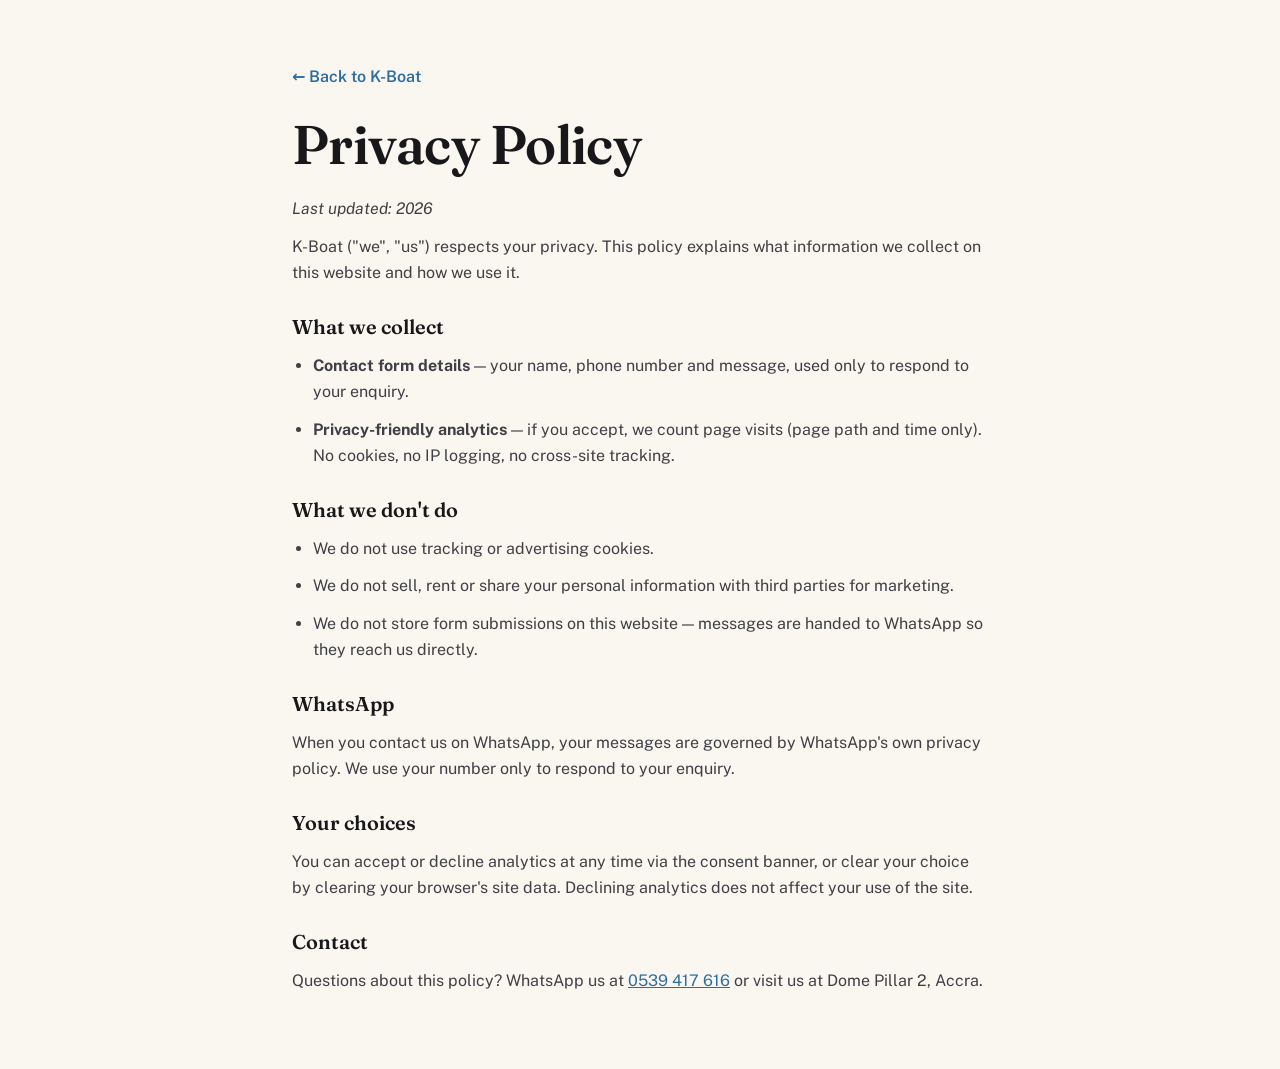
<file: privacy.html>
<!DOCTYPE html>
<html lang="en">
<head>
<meta charset="UTF-8">
<meta name="viewport" content="width=device-width, initial-scale=1.0">
<title>Privacy Policy — K-Boat</title>
<meta name="description" content="Privacy policy for K-Boat: what data we collect, how we use it, and your choices.">
<meta name="robots" content="noindex">
<link rel="icon" type="image/png" href="favicon.png">
<link rel="preconnect" href="https://fonts.googleapis.com">
<link rel="preconnect" href="https://fonts.gstatic.com" crossorigin>
<link href="https://fonts.googleapis.com/css2?family=Fraunces:opsz,wght@9..144,400;9..144,600;9..144,700&family=Public+Sans:wght@400;500;600;700&display=swap" rel="stylesheet">
<link rel="stylesheet" href="styles.css">
</head>
<body>
<main class="legal">
  <a class="legal-back" href="index.html">← Back to K-Boat</a>
  <h1>Privacy Policy</h1>
  <p><em>Last updated: 2026</em></p>
  <p>K-Boat ("we", "us") respects your privacy. This policy explains what information we collect on this website and how we use it.</p>

  <h2>What we collect</h2>
  <ul>
    <li><strong>Contact form details</strong> — your name, phone number and message, used only to respond to your enquiry.</li>
    <li><strong>Privacy-friendly analytics</strong> — if you accept, we count page visits (page path and time only). No cookies, no IP logging, no cross-site tracking.</li>
  </ul>

  <h2>What we don't do</h2>
  <ul>
    <li>We do not use tracking or advertising cookies.</li>
    <li>We do not sell, rent or share your personal information with third parties for marketing.</li>
    <li>We do not store form submissions on this website — messages are handed to WhatsApp so they reach us directly.</li>
  </ul>

  <h2>WhatsApp</h2>
  <p>When you contact us on WhatsApp, your messages are governed by WhatsApp's own privacy policy. We use your number only to respond to your enquiry.</p>

  <h2>Your choices</h2>
  <p>You can accept or decline analytics at any time via the consent banner, or clear your choice by clearing your browser's site data. Declining analytics does not affect your use of the site.</p>

  <h2>Contact</h2>
  <p>Questions about this policy? WhatsApp us at <a href="https://wa.me/233539417616">0539 417 616</a> or visit us at Dome Pillar 2, Accra.</p>
</main>
</body>
</html>
</file>
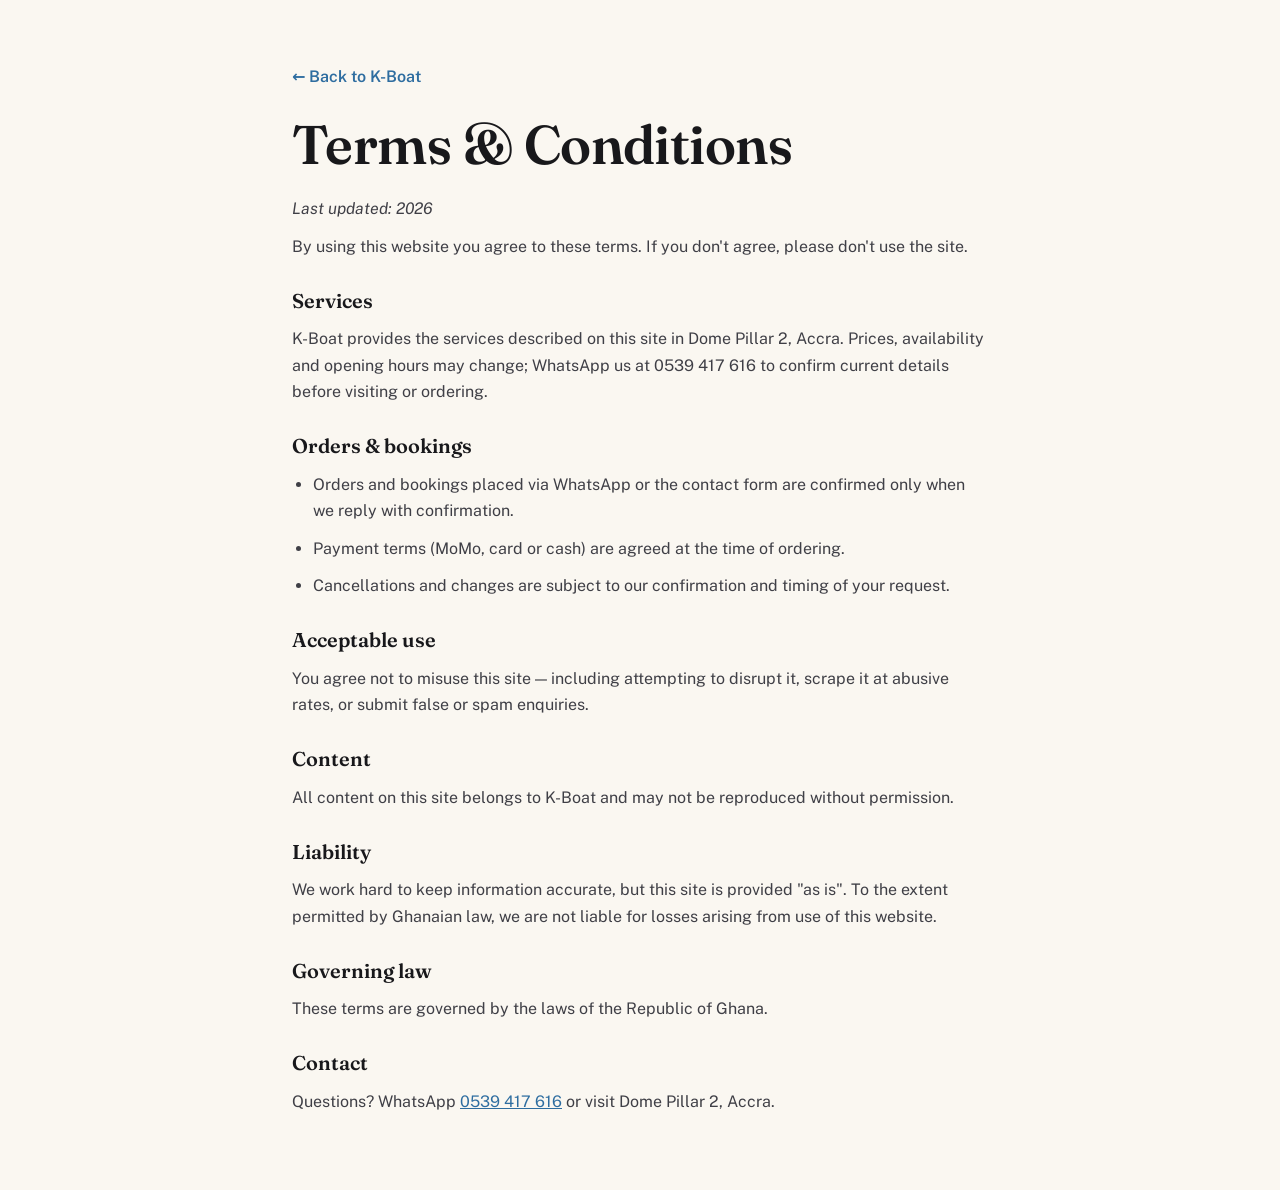
<file: terms.html>
<!DOCTYPE html>
<html lang="en">
<head>
<meta charset="UTF-8">
<meta name="viewport" content="width=device-width, initial-scale=1.0">
<title>Terms &amp; Conditions — K-Boat</title>
<meta name="description" content="Terms and conditions for using the K-Boat website and services.">
<meta name="robots" content="noindex">
<link rel="icon" type="image/png" href="favicon.png">
<link rel="preconnect" href="https://fonts.googleapis.com">
<link rel="preconnect" href="https://fonts.gstatic.com" crossorigin>
<link href="https://fonts.googleapis.com/css2?family=Fraunces:opsz,wght@9..144,400;9..144,600;9..144,700&family=Public+Sans:wght@400;500;600;700&display=swap" rel="stylesheet">
<link rel="stylesheet" href="styles.css">
</head>
<body>
<main class="legal">
  <a class="legal-back" href="index.html">← Back to K-Boat</a>
  <h1>Terms &amp; Conditions</h1>
  <p><em>Last updated: 2026</em></p>
  <p>By using this website you agree to these terms. If you don't agree, please don't use the site.</p>

  <h2>Services</h2>
  <p>K-Boat provides the services described on this site in Dome Pillar 2, Accra. Prices, availability and opening hours may change; WhatsApp us at 0539 417 616 to confirm current details before visiting or ordering.</p>

  <h2>Orders &amp; bookings</h2>
  <ul>
    <li>Orders and bookings placed via WhatsApp or the contact form are confirmed only when we reply with confirmation.</li>
    <li>Payment terms (MoMo, card or cash) are agreed at the time of ordering.</li>
    <li>Cancellations and changes are subject to our confirmation and timing of your request.</li>
  </ul>

  <h2>Acceptable use</h2>
  <p>You agree not to misuse this site — including attempting to disrupt it, scrape it at abusive rates, or submit false or spam enquiries.</p>

  <h2>Content</h2>
  <p>All content on this site belongs to K-Boat and may not be reproduced without permission.</p>

  <h2>Liability</h2>
  <p>We work hard to keep information accurate, but this site is provided "as is". To the extent permitted by Ghanaian law, we are not liable for losses arising from use of this website.</p>

  <h2>Governing law</h2>
  <p>These terms are governed by the laws of the Republic of Ghana.</p>

  <h2>Contact</h2>
  <p>Questions? WhatsApp <a href="https://wa.me/233539417616">0539 417 616</a> or visit Dome Pillar 2, Accra.</p>
</main>
</body>
</html>
</file>
<file: styles.css>
:root{
  --primary:#1f4e79;
  --accent:#2e6da0;
  --gold:#e3a63a;
  --cream:#faf7f1;
  --ink:#18181b;
  --ink-soft:#3f3f46;
  --line:#e7e0d4;
  --white:#ffffff;
  --wa:#1da851;
  --wa-dark:#128c46;
  --radius:14px;
}
*{margin:0;padding:0;box-sizing:border-box}
html{scroll-behavior:smooth}
body{font-family:'Public Sans',system-ui,-apple-system,'Segoe UI',sans-serif;background:var(--cream);color:var(--ink);line-height:1.65;-webkit-font-smoothing:antialiased}
img{max-width:100%;height:auto;display:block}
h1,h2,h3{font-family:'Fraunces',Georgia,'Times New Roman',serif;font-weight:600;line-height:1.15;color:var(--ink)}
h1{font-size:clamp(2.1rem,5vw,3.4rem);letter-spacing:-.01em}
h2{font-size:clamp(1.6rem,3.4vw,2.3rem);margin-bottom:.9rem}
h3{font-size:1.05rem;margin-bottom:.35rem}
a{color:var(--accent)}
a:focus-visible,button:focus-visible{outline:3px solid var(--gold);outline-offset:2px;border-radius:4px}

/* Nav */
.nav{position:sticky;top:0;z-index:50;display:flex;align-items:center;justify-content:space-between;gap:1rem;padding:.85rem clamp(1rem,4vw,3rem);background:rgba(250,247,241,.92);backdrop-filter:blur(10px);border-bottom:1px solid var(--line)}
.nav-brand{font-family:'Fraunces',serif;font-weight:700;font-size:1.25rem;color:var(--ink);text-decoration:none}
.nav-links{display:flex;align-items:center;gap:1.4rem}
.nav-links a{color:var(--ink-soft);text-decoration:none;font-weight:500;font-size:.95rem}
.nav-links a:hover{color:var(--accent)}
.nav-wa{display:inline-flex;align-items:center;gap:.45rem;background:var(--wa);color:#fff !important;padding:.5rem 1rem;border-radius:999px;font-weight:600 !important}
.nav-wa:hover{background:var(--wa-dark)}
.nav-toggle{display:none;background:none;border:0;font-size:1.5rem;color:var(--ink);cursor:pointer;padding:.25rem .5rem}

/* Hero */
.hero{display:grid;grid-template-columns:1.05fr .95fr;gap:clamp(1.5rem,4vw,3.5rem);align-items:center;padding:clamp(2.5rem,6vw,5rem) clamp(1rem,4vw,3rem);max-width:1200px;margin:0 auto}
.hero-kicker,.kicker{font-size:.8rem;font-weight:700;letter-spacing:.14em;text-transform:uppercase;color:var(--accent);margin-bottom:.8rem}
.kicker-light{color:var(--gold)}
.hero-tagline{font-size:1.15rem;color:var(--ink-soft);margin:1rem 0 1.6rem;max-width:34ch}
.hero-cta{display:flex;flex-wrap:wrap;gap:.8rem}
.hero-media img{border-radius:var(--radius);width:100%;object-fit:cover;aspect-ratio:3/2;box-shadow:0 24px 48px -24px rgba(24,24,27,.35)}

/* Buttons */
.btn{display:inline-block;padding:.85rem 1.7rem;border-radius:999px;font-weight:600;text-decoration:none;border:0;cursor:pointer;font-size:1rem;font-family:inherit;transition:background .2s ease,transform .15s ease}
.btn:active{transform:scale(.98)}
.btn-primary{background:var(--primary);color:#fff}
.btn-primary:hover{background:var(--accent)}
.btn-ghost{background:transparent;color:var(--ink);border:2px solid var(--ink)}
.btn-ghost:hover{background:var(--ink);color:var(--cream)}
.btn-small{padding:.55rem 1.2rem;font-size:.9rem}
.btn-ghost-dark{background:transparent;color:var(--ink);border:2px solid var(--line)}

/* Sections */
.section{max-width:1200px;margin:0 auto;padding:clamp(2.5rem,6vw,4.5rem) clamp(1rem,4vw,3rem)}
.section-alt{background:var(--white);max-width:none}
.section-alt>div{max-width:1200px;margin:0 auto}
.section-dark{background:var(--ink);color:#e8e6e3;max-width:none}
.section-dark>div{max-width:1200px;margin:0 auto}
.section-dark h2,.section-dark h3{color:#faf7f1}
.lead{font-size:1.08rem;color:var(--ink-soft);max-width:62ch}
.section-dark .lead{color:#d6d3d1}
.about-cta{margin-top:1.6rem}

/* Cards */
.cards{display:grid;grid-template-columns:repeat(auto-fit,minmax(220px,1fr));gap:1.2rem;margin-top:2rem}
.card{background:var(--white);border:1px solid var(--line);border-radius:var(--radius);padding:1.5rem 1.4rem}
.card h3{color:var(--primary)}
.card p{color:var(--ink-soft);font-size:.95rem;margin-top:.3rem}

/* Visit grid */
.visit-grid{display:grid;grid-template-columns:repeat(auto-fit,minmax(200px,1fr));gap:1.8rem;margin-top:1.6rem}
.link-light{color:var(--gold)}
.link-light:hover{color:#f2c56b}

/* Form */
form{max-width:520px;margin-top:1.6rem;display:grid;gap:1rem}
.field label{display:block;font-weight:600;font-size:.9rem;margin-bottom:.35rem}
.field input,.field textarea{width:100%;padding:.8rem 1rem;border:1.5px solid var(--line);border-radius:10px;background:var(--white);font:inherit;color:var(--ink)}
.field input:focus,.field textarea:focus{outline:none;border-color:var(--accent);box-shadow:0 0 0 3px rgba(0,0,0,.06)}
.field input[aria-invalid="true"],.field textarea[aria-invalid="true"]{border-color:#b3261e}
.field-err{color:#b3261e;font-size:.85rem;margin-top:.3rem}
.hp{position:absolute;left:-9999px;width:1px;height:1px;overflow:hidden}
.form-status{font-weight:600;color:var(--accent);min-height:1.4em}

/* Footer */
.footer{background:#0c0c10;color:#b9b6b0;padding:clamp(2.5rem,5vw,4rem) clamp(1rem,4vw,3rem) 1.5rem}
.footer-grid{max-width:1200px;margin:0 auto;display:grid;grid-template-columns:repeat(auto-fit,minmax(210px,1fr));gap:2rem}
.footer-brand{font-family:'Fraunces',serif;font-size:1.3rem;color:#faf7f1;font-weight:700;margin-bottom:.5rem}
.footer-head{font-weight:700;color:#faf7f1;margin-bottom:.5rem;font-size:.9rem;letter-spacing:.06em;text-transform:uppercase}
.footer-base{max-width:1200px;margin:2.5rem auto 0;padding-top:1.2rem;border-top:1px solid #26262b;font-size:.85rem}

/* WhatsApp float */
.wa-float{position:fixed;right:1.1rem;bottom:1.1rem;z-index:60;width:56px;height:56px;border-radius:50%;background:var(--wa);color:#fff;display:flex;align-items:center;justify-content:center;box-shadow:0 10px 26px -8px rgba(18,140,70,.55);transition:transform .18s ease,background .2s ease}
.wa-float:hover{background:var(--wa-dark);transform:translateY(-3px)}

/* Cookie banner */
.cookie-banner{position:fixed;left:1rem;bottom:1rem;z-index:70;max-width:400px;background:var(--white);border:1px solid var(--line);border-radius:var(--radius);padding:1.1rem 1.2rem;box-shadow:0 18px 40px -18px rgba(24,24,27,.4);font-size:.88rem;color:var(--ink-soft)}
.cookie-banner p{margin-bottom:.8rem}
.cookie-actions{display:flex;gap:.6rem}

/* Reveal animation */
.reveal{opacity:0;transform:translateY(18px);transition:opacity .6s ease,transform .6s ease}
.reveal.is-visible{opacity:1;transform:none}
@media (prefers-reduced-motion:reduce){
  html{scroll-behavior:auto}
  .reveal{opacity:1;transform:none;transition:none}
}

/* Legal pages */
.legal{max-width:760px;margin:0 auto;padding:clamp(2rem,5vw,4rem) clamp(1rem,4vw,2rem)}
.legal h1{margin-bottom:1.2rem}
.legal h2{font-size:1.25rem;margin-top:1.8rem}
.legal p,.legal li{color:var(--ink-soft);margin-bottom:.7rem}
.legal ul{padding-left:1.3rem}
.legal a{color:var(--accent)}
.legal-back{display:inline-block;margin-bottom:1.5rem;font-weight:600;text-decoration:none}

/* 404 */
.nf{min-height:70vh;display:flex;flex-direction:column;align-items:center;justify-content:center;text-align:center;padding:2rem;gap:1rem}
.nf .code{font-family:'Fraunces',serif;font-size:clamp(4rem,12vw,7rem);font-weight:700;color:var(--primary);line-height:1}

/* Mobile */
@media (max-width:860px){
  .hero{grid-template-columns:1fr;padding-top:2rem}
  .hero-media{order:-1}
  .nav-toggle{display:block}
  .nav-links{position:absolute;top:100%;left:0;right:0;background:var(--cream);flex-direction:column;align-items:stretch;gap:0;padding:.5rem 1rem 1rem;border-bottom:1px solid var(--line);display:none}
  .nav-links.open{display:flex}
  .nav-links a{padding:.75rem .25rem;border-top:1px solid var(--line)}
  .nav-wa{justify-content:center;margin-top:.6rem}
  .cookie-banner{left:.75rem;right:.75rem;max-width:none;bottom:.75rem}
  .wa-float{right:.9rem;bottom:.9rem;width:52px;height:52px}
}
</file>
